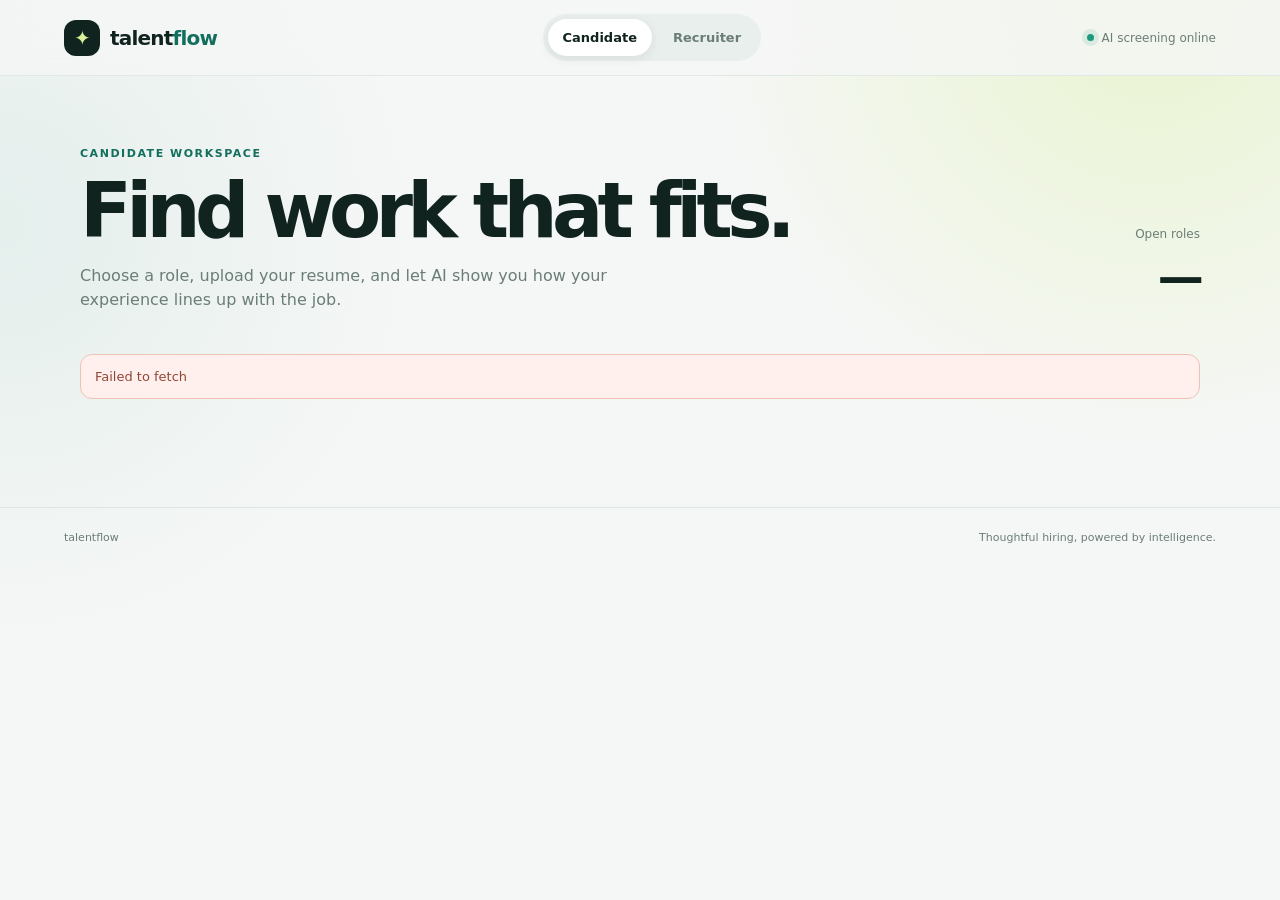
<file: frontend/index.html>
<!doctype html>
<html lang="en">
<head>
  <meta charset="UTF-8">
  <meta name="viewport" content="width=device-width, initial-scale=1">
  <title>TalentFlow — Candidate</title>
  <link rel="stylesheet" href="style.css">
</head>
<body>
<div class="app">

  <header class="nav">
    <a class="logo" href="index.html">
      <span class="logo-mark">✦</span>
      <span>talent<em>flow</em></span>
    </a>
    <nav class="nav-links">
      <a class="active" href="index.html">Candidate</a>
      <a href="recruiter.html">Recruiter</a>
    </nav>
    <div class="status"><span class="dot"></span>AI screening online</div>
  </header>

  <main class="container">

    <!-- JOBS -->
    <section id="jobs-view">
      <section class="hero">
        <div>
          <p class="eyebrow">Candidate workspace</p>
          <h1>Find work that fits.</h1>
          <p>Choose a role, upload your resume, and let AI show you how your experience lines up with the job.</p>
        </div>
        <div class="stat">
          <span>Open roles</span>
          <strong id="job-count">—</strong>
        </div>
      </section>

      <div id="jobs" class="grid">
        <div class="loading" style="grid-column:1/-1">
          <div><div class="spinner"></div><p>Loading open roles...</p></div>
        </div>
      </div>
    </section>

    <!-- APPLICATION -->
    <section id="application-view" class="hidden">
      <a class="back" href="#" id="back-to-jobs">← Back to roles</a>

      <section class="hero">
        <div>
          <p class="eyebrow">Application</p>
          <h1>Put your best work forward.</h1>
          <p>Applying for <strong id="selected-job-title">your selected role</strong></p>
        </div>
      </section>

      <div id="candidate-error" class="error hidden"></div>

      <div class="layout">
        <form id="resume-form" class="panel">
          <h2>Your details</h2>

          <div class="field">
            <label for="candidate-name">Full name</label>
            <input id="candidate-name" type="text" placeholder="e.g. Alex Morgan" required>
          </div>

          <h2>Resume</h2>

          <label class="drop" for="resume-file">
            <input id="resume-file" type="file" accept="application/pdf,.pdf" required>
            <span style="font-size:30px">↑</span>
            <strong>Drop your PDF here or click to browse</strong>
            <span>PDF only</span>
          </label>

          <button id="upload-btn" class="btn btn-primary" type="submit">Upload resume →</button>
        </form>

        <aside class="panel dark note">
          <span style="font-size:22px">✦</span>
          <h3>What happens next?</h3>
          <p>Your resume is compared with the selected job description. The AI looks at skills, experience, strengths, and gaps.</p>
          <div class="steps">
            <span>✓ Skills match</span>
            <span>✓ Experience review</span>
            <span>✓ Clear feedback</span>
          </div>
        </aside>
      </div>

      <section id="uploaded-panel" class="panel hidden reveal" style="margin-top:18px">
        <h2>Resume ready</h2>
        <div class="uploaded">
          <span style="font-size:22px">✓</span>
          <div>
            <strong id="uploaded-name"></strong>
            <small id="uploaded-meta"></small>
          </div>
        </div>
        <button id="analyze-btn" class="btn btn-primary">Analyze resume ✦</button>
      </section>

      <section id="analysis-stage" class="analysis hidden">
        <div class="orb">✦</div>
        <p class="eyebrow">AI evaluation in progress</p>
        <h1>Reading between<br>the lines.</h1>
        <p>Comparing your resume with the role requirements.</p>
        <div class="analysis-steps">
          <span>✓ Parsing resume</span>
          <span class="active">◌ Comparing skills</span>
          <span>Reviewing experience</span>
          <span>Generating evaluation</span>
        </div>
      </section>

      <section id="result-stage" class="hidden">
        <div class="result-head">
          <div>
            <p class="eyebrow">Your screening result</p>
            <h1>A clear look at your fit.</h1>
            <p id="result-job" style="color:var(--muted)"></p>
          </div>
          <div id="recommendation" class="pill"></div>
        </div>

        <div class="result-grid">
          <section class="panel score">
            <small>Overall match</small>
            <div id="ring" class="ring">
              <div class="ring-inner">
                <strong id="score">0</strong><span>/100</span>
              </div>
            </div>
            <h2 id="recommendation-copy"></h2>
            <p style="color:var(--muted)">Based on the skills and experience in your resume.</p>
          </section>

          <section class="panel summary">
            <h2>✦ AI summary</h2>
            <p id="summary"></p>
          </section>
        </div>

        <div id="details" class="detail-grid"></div>
      </section>
    </section>

  </main>

  <footer class="footer">
    <span>talentflow</span>
    <span>Thoughtful hiring, powered by intelligence.</span>
  </footer>

</div>
<script src="app.js"></script>
</body>
</html>
</file>
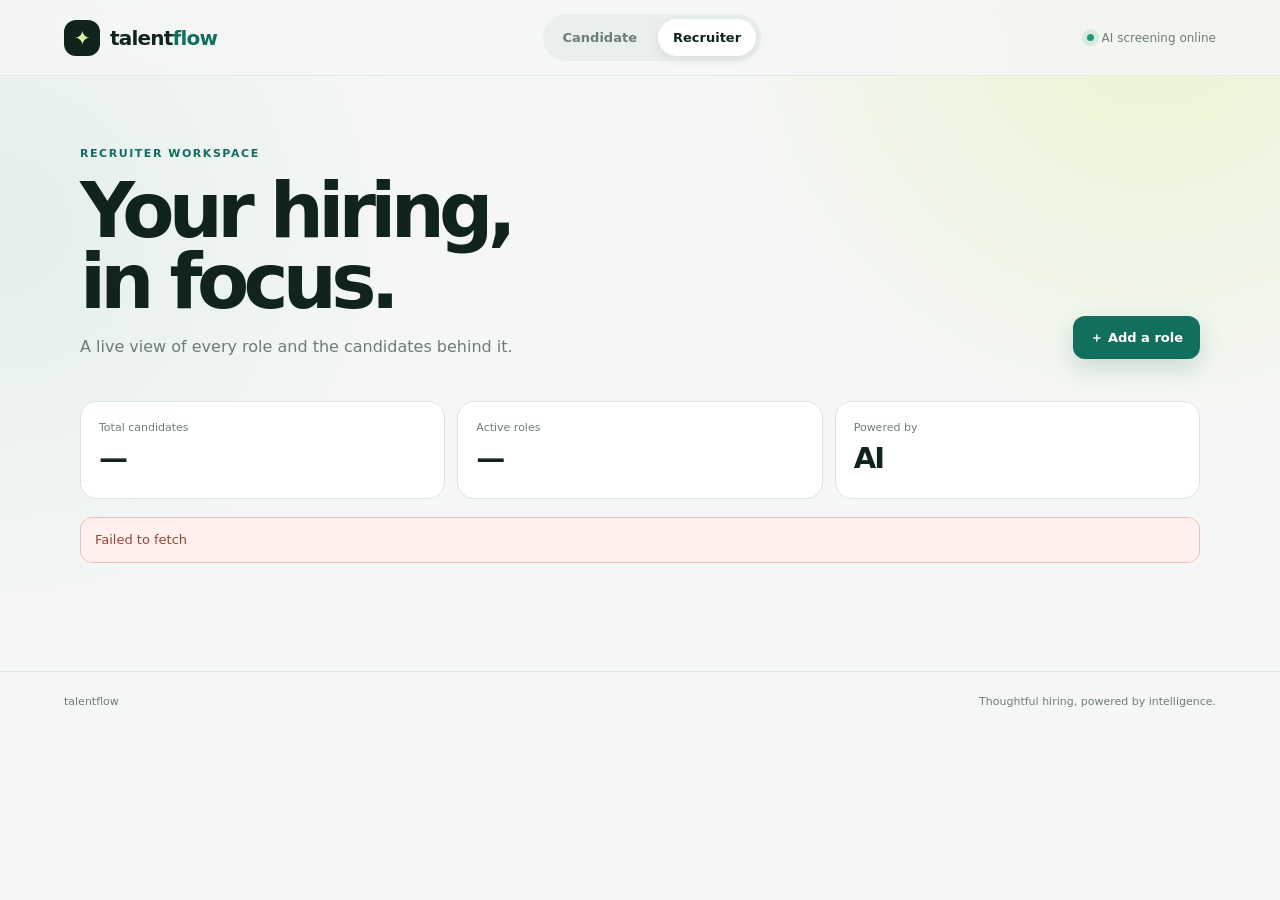
<file: frontend/recruiter.html>
<!doctype html>
<html lang="en">

<head>
  <meta charset="UTF-8">
  <meta
    name="viewport"
    content="width=device-width, initial-scale=1"
  >

  <title>TalentFlow — Recruiter</title>

  <link
    rel="stylesheet"
    href="style.css"
  >
</head>

<body>

<div class="app">

  <!-- =========================
       NAVIGATION
  ========================== -->

  <header class="nav">

    <a
      class="logo"
      href="index.html"
    >
      <span class="logo-mark">✦</span>

      <span>
        talent<em>flow</em>
      </span>
    </a>


    <nav class="nav-links">

      <a href="index.html">
        Candidate
      </a>

      <a
        class="active"
        href="recruiter.html"
      >
        Recruiter
      </a>

    </nav>


    <div class="status">

      <span class="dot"></span>

      AI screening online

    </div>

  </header>


  <!-- =========================
       MAIN
  ========================== -->

  <main class="container">


    <!-- =========================
         RECRUITER DASHBOARD
    ========================== -->

    <section id="recruiter-dashboard">

      <section class="hero">

        <div>

          <p class="eyebrow">
            Recruiter workspace
          </p>

          <h1>
            Your hiring,
            <br>
            in focus.
          </h1>

          <p>
            A live view of every role and the candidates behind it.
          </p>

        </div>


        <button
          id="show-create-btn"
          class="btn btn-primary"
          type="button"
        >
          ＋ Add a role
        </button>

      </section>


      <!-- =========================
           METRICS
      ========================== -->

      <div class="metrics">

        <div class="metric">

          <span>
            Total candidates
          </span>

          <strong id="candidate-count">
            —
          </strong>

        </div>


        <div class="metric">

          <span>
            Active roles
          </span>

          <strong id="role-count">
            —
          </strong>

        </div>


        <div class="metric">

          <span>
            Powered by
          </span>

          <strong>
            AI
          </strong>

        </div>

      </div>


      <!-- ERROR -->

      <div
        id="recruiter-error"
        class="error hidden"
      ></div>


      <!-- =========================
           CREATE JOB
      ========================== -->

      <section
        id="create-area"
        class="panel hidden"
        style="margin-bottom:18px"
      >

        <h2>
          Create a role
        </h2>


        <form id="create-job-form">


          <div class="field">

            <label for="job-title">
              Role title
            </label>

            <input
              id="job-title"
              type="text"
              placeholder="e.g. Senior ML Engineer"
              required
            >

          </div>


          <div class="field">

            <label
              class="drop"
              for="job-file"
            >

              <input
                id="job-file"
                type="file"
                accept="application/pdf,.pdf"
                required
              >

              <span style="font-size:30px">
                ↑
              </span>

              <strong>
                Upload job description PDF
              </strong>

              <span>
                PDF only
              </span>

            </label>

          </div>


          <button
            id="create-btn"
            class="btn btn-primary"
            type="submit"
          >
            Create role →
          </button>

        </form>

      </section>


      <!-- =========================
           JOB CARDS
      ========================== -->

      <div
        id="recruiter-content"
        class="grid"
      >

        <div
          class="loading"
          style="grid-column:1/-1"
        >

          <div>

            <div class="spinner"></div>

            <p>
              Loading recruiter workspace...
            </p>

          </div>

        </div>

      </div>

    </section>


    <!-- =========================
         SELECTED ROLE
    ========================== -->

    <section
      id="recruiter-role-view"
      class="hidden"
    >

      <a
        class="back"
        href="#"
        id="back-to-recruiter"
      >
        ← Back to roles
      </a>


      <section class="hero">

        <div>

          <p class="eyebrow">
            Candidate pipeline
          </p>

          <h1 id="role-title-view">
            Role
          </h1>

          <p>
            Resumes and screening results for this role.
          </p>

        </div>


        <div class="stat">

          <span>
            Candidates
          </span>

          <strong id="resume-count-view">
            0
          </strong>

        </div>

      </section>



      <!-- GMAIL RESUME SCREENING -->
<section class="panel gmail-panel" style="margin-bottom:18px">

  <div style="display:flex;justify-content:space-between;align-items:center;gap:20px;flex-wrap:wrap">

    <div>
      <p class="eyebrow">Gmail screening</p>

      <h2 style="margin-bottom:6px">
        Find candidates from Gmail
      </h2>

      <p style="margin:0;color:var(--muted);font-size:13px">
        ✦ Want to test the AI magic?
        Send your resume to <strong>rankrightai@gmail.com</strong>
        and see where you rank!
      </p>
    </div>

    <button
      id="fetch-gmail-btn"
      class="btn btn-primary"
      type="button"
    >
      Fetch from Gmail →
    </button>

  </div>

  <div
    id="gmail-status"
    class="gmail-status hidden"
    style="margin-top:18px"
  ></div>

  <div
    id="gmail-results"
    class="hidden"
    style="margin-top:18px"
  ></div>

</section>


      <!-- Candidate list -->

      <div id="candidate-list">

        <div class="loading">

          <div>

            <div class="spinner"></div>

            <p>
              Loading candidates...
            </p>

          </div>

        </div>

      </div>

    </section>

  </main>


  <!-- =========================
       FOOTER
  ========================== -->

  <footer class="footer">

    <span>
      talentflow
    </span>

    <span>
      Thoughtful hiring, powered by intelligence.
    </span>

  </footer>

</div>


<script src="app.js"></script>

</body>

</html>
</file>
<file: frontend/style.css>
:root{
  --bg:#f5f7f6; --surface:#fff; --surface-2:#eef3f1; --text:#10231f;
  --muted:#6b7d77; --line:#dce6e2; --primary:#126f5d; --primary-2:#1d8b75;
  --lime:#d9ef9b; --danger:#c65342; --shadow:0 18px 50px rgba(16,35,31,.08);
  --radius:22px;
}
*{box-sizing:border-box}
html{scroll-behavior:smooth}
body{margin:0;background:var(--bg);color:var(--text);font-family:Inter,ui-sans-serif,system-ui,-apple-system,BlinkMacSystemFont,"Segoe UI",sans-serif;line-height:1.5}
button,input{font:inherit}
button{cursor:pointer}
a{text-decoration:none;color:inherit}
.app{min-height:100vh;background:
 radial-gradient(circle at 90% 0%,rgba(217,239,155,.42),transparent 28rem),
 radial-gradient(circle at 0% 25%,rgba(29,139,117,.08),transparent 26rem)}
.nav{position:sticky;top:0;z-index:20;height:76px;padding:0 clamp(20px,5vw,80px);display:flex;align-items:center;justify-content:space-between;border-bottom:1px solid rgba(220,230,226,.8);background:rgba(245,247,246,.78);backdrop-filter:blur(18px)}
.logo{display:flex;align-items:center;gap:10px;font-weight:850;letter-spacing:-.04em;font-size:20px}
.logo-mark{width:36px;height:36px;border-radius:12px;background:var(--text);color:var(--lime);display:grid;place-items:center}
.logo em{font-style:normal;color:var(--primary)}
.nav-links{display:flex;gap:6px;padding:5px;background:#e9efec;border-radius:999px}
.nav-links a{padding:9px 15px;border-radius:999px;color:var(--muted);font-size:13px;font-weight:700}
.nav-links a.active,.nav-links a:hover{background:white;color:var(--text);box-shadow:0 3px 12px rgba(16,35,31,.08)}
.status{display:flex;align-items:center;gap:8px;color:var(--muted);font-size:12px}
.dot{width:7px;height:7px;border-radius:50%;background:#1d9a7d;box-shadow:0 0 0 5px rgba(29,154,125,.12)}
.container{width:min(1120px,calc(100% - 40px));margin:auto;padding:70px 0 90px}
.container.narrow{width:min(920px,calc(100% - 40px))}
.eyebrow{text-transform:uppercase;letter-spacing:.14em;color:var(--primary);font-size:11px;font-weight:850;margin:0 0 12px}
.hero{display:flex;justify-content:space-between;align-items:end;gap:30px;margin-bottom:42px}
.hero h1{font-size:clamp(40px,6vw,76px);line-height:.94;letter-spacing:-.075em;margin:0;max-width:760px}
.hero p:not(.eyebrow){color:var(--muted);max-width:580px;margin:18px 0 0;font-size:16px}
.stat{text-align:right}.stat span{display:block;color:var(--muted);font-size:12px}.stat strong{font-size:46px;letter-spacing:-.08em}
.grid{display:grid;grid-template-columns:repeat(3,1fr);gap:16px}
.card{position:relative;min-height:245px;border:1px solid var(--line);border-radius:var(--radius);background:rgba(255,255,255,.9);padding:24px;text-align:left;transition:.28s ease;animation:rise .55s both;box-shadow:0 3px 0 rgba(16,35,31,.01)}
.card:hover{transform:translateY(-8px);border-color:#a9cec4;box-shadow:var(--shadow)}
.card-icon{width:46px;height:46px;border-radius:14px;background:var(--lime);display:grid;place-items:center;color:var(--text)}
.card-body{margin-top:60px}
.card h2{margin:5px 0;font-size:22px;letter-spacing:-.045em}
.card p{margin:0;color:var(--muted);font-size:13px}
.arrow{position:absolute;right:24px;bottom:25px;color:var(--primary);font-size:22px;transition:.25s}
.card:hover .arrow{transform:translateX(6px)}
.btn{border:0;border-radius:12px;padding:12px 17px;display:inline-flex;align-items:center;justify-content:center;gap:8px;font-weight:800;font-size:13px;transition:.22s}
.btn-primary{background:var(--primary);color:white;box-shadow:0 9px 24px rgba(18,111,93,.2)}
.btn-primary:hover{transform:translateY(-2px);background:var(--primary-2);box-shadow:0 13px 28px rgba(18,111,93,.24)}
.btn-secondary{background:white;border:1px solid var(--line);color:var(--text)}
.btn-secondary:hover{transform:translateY(-2px);box-shadow:var(--shadow)}
.btn:disabled{opacity:.45;cursor:not-allowed;transform:none}
.back{border:0;background:none;color:var(--muted);padding:0;margin-bottom:34px;display:inline-flex;gap:7px;align-items:center;font-size:13px;font-weight:700}
.layout{display:grid;grid-template-columns:1.35fr .65fr;gap:16px}
.panel{background:rgba(255,255,255,.92);border:1px solid var(--line);border-radius:var(--radius);padding:25px;box-shadow:0 8px 35px rgba(16,35,31,.04);animation:rise .55s both}
.panel.dark{background:var(--text);color:white}
.panel h2{font-size:18px;letter-spacing:-.03em;margin:0 0 18px}
label{display:block;font-size:12px;font-weight:800;margin:0 0 8px}
input[type=text]{width:100%;padding:13px 14px;border:1px solid var(--line);border-radius:12px;background:#f8faf9;color:var(--text);outline:none}
input[type=text]:focus{border-color:#8cc7b8;box-shadow:0 0 0 4px rgba(29,139,117,.1)}
.field{margin-bottom:20px}
.drop{min-height:170px;border:1.5px dashed #9fcabd;border-radius:15px;display:flex;flex-direction:column;align-items:center;justify-content:center;text-align:center;color:var(--primary);background:#f5fbf8;cursor:pointer;transition:.22s}
.drop:hover{background:#eef8f4;transform:translateY(-2px)}
.drop input{display:none}
.drop strong{margin-top:12px;color:var(--text);font-size:14px;max-width:90%;overflow:hidden;text-overflow:ellipsis;white-space:nowrap}
.drop span{color:var(--muted);font-size:12px}
.uploaded{display:flex;align-items:center;gap:12px;padding:14px;background:#edf5f1;border-radius:13px;color:var(--primary);margin-bottom:20px}
.uploaded div{flex:1;min-width:0}.uploaded strong{display:block;overflow:hidden;text-overflow:ellipsis;white-space:nowrap;color:var(--text);font-size:13px}.uploaded small{color:var(--muted)}
.note{align-self:start}.note h3{margin-top:50px}.note p{color:#adc0b9;font-size:13px;line-height:1.7}.steps{display:grid;gap:9px;margin-top:25px;color:#d8e7e2;font-size:12px}.steps span{display:flex;gap:8px;align-items:center}
.error{display:flex;gap:9px;align-items:center;padding:12px 14px;border:1px solid #efc1b7;background:#fff0ed;color:#934637;border-radius:12px;font-size:13px;margin-bottom:18px}
.loading{min-height:280px;border:1px dashed var(--line);border-radius:var(--radius);display:grid;place-items:center;text-align:center;color:var(--muted)}
.spinner{width:42px;height:42px;border:3px solid #d9e7e2;border-top-color:var(--primary);border-radius:50%;animation:spin 1s linear infinite;margin:auto}
.analysis{text-align:center;max-width:620px;margin:auto}.analysis .orb{width:88px;height:88px;margin:0 auto 25px;border-radius:50%;display:grid;place-items:center;border:1px solid #a7d2c6;color:var(--primary);background:white;box-shadow:0 0 0 12px rgba(29,139,117,.05);animation:pulse 1.8s ease-in-out infinite}
.analysis h1{font-size:clamp(42px,6vw,70px);line-height:.95;letter-spacing:-.08em;margin:0}.analysis p{color:var(--muted)}
.analysis-steps{display:flex;justify-content:center;flex-wrap:wrap;gap:8px;margin-top:25px}.analysis-steps span{background:#e9efec;color:var(--muted);padding:8px 11px;border-radius:999px;font-size:11px}.analysis-steps .active{color:var(--primary);background:#e5f4ef}
.result-head{display:flex;justify-content:space-between;align-items:end;gap:20px;margin-bottom:25px}.result-head h1{font-size:clamp(38px,5vw,62px);line-height:.96;letter-spacing:-.07em;margin:0}.pill{padding:9px 13px;border-radius:999px;background:var(--lime);font-weight:850;font-size:12px;white-space:nowrap}
.result-grid{display:grid;grid-template-columns:.7fr 1.3fr;gap:16px}
.score{text-align:center}.score small{display:block;text-align:left;text-transform:uppercase;letter-spacing:.13em;color:var(--primary);font-weight:850;font-size:10px}
.ring{--angle:0deg;width:185px;height:185px;margin:22px auto;border-radius:50%;background:conic-gradient(var(--primary) var(--angle),#e7eeeb 0);display:grid;place-items:center;position:relative;animation:score .9s ease both}
.ring:before{content:"";position:absolute;inset:12px;background:white;border-radius:50%}.ring-inner{position:relative;z-index:1;display:flex;align-items:baseline}.ring strong{font-size:55px;letter-spacing:-.1em}.ring span{color:var(--muted);font-size:12px;margin-left:4px}
.summary p{font-size:18px;line-height:1.6;margin:0;color:#344b44}
.detail-grid{display:grid;grid-template-columns:repeat(2,1fr);gap:16px;margin-top:16px}
.list h2{display:flex;justify-content:space-between;font-size:17px}.count{background:#edf2f0;border-radius:999px;padding:4px 8px;font-size:10px;color:var(--muted)}
.items{display:flex;flex-wrap:wrap;gap:8px}.tag{padding:8px 10px;border-radius:999px;background:#edf5f1;color:#1a5f50;font-size:12px;font-weight:750}.tag.missing{background:#fff0ed;color:#9a4a3c}.bullet{display:flex;gap:8px;margin:9px 0;font-size:13px;color:#40564f}.bullet b{color:var(--primary)}
.metrics{display:grid;grid-template-columns:repeat(3,1fr);gap:12px;margin-bottom:18px}.metric{background:white;border:1px solid var(--line);border-radius:17px;padding:18px}.metric span{display:block;color:var(--muted);font-size:11px}.metric strong{font-size:29px;letter-spacing:-.06em}
.candidate-row{display:flex;align-items:center;gap:14px;padding:16px;border:1px solid var(--line);background:white;border-radius:15px;margin-bottom:10px;animation:rise .4s both}.avatar{width:42px;height:42px;border-radius:50%;display:grid;place-items:center;background:var(--lime);font-weight:900}.candidate-info{flex:1;min-width:0}.candidate-info strong{display:block}.candidate-info span{display:flex;gap:5px;align-items:center;color:var(--muted);font-size:12px;overflow:hidden;text-overflow:ellipsis;white-space:nowrap}.candidate-row time{color:var(--muted);font-size:11px}
.empty{text-align:center;padding:65px 20px;border:1px dashed var(--line);border-radius:var(--radius);color:var(--muted)}.empty h2{color:var(--text);margin:12px 0 4px}.empty p{margin:0 0 18px}
.footer{border-top:1px solid var(--line);padding:22px clamp(20px,5vw,80px);display:flex;justify-content:space-between;color:var(--muted);font-size:11px}
.hidden{display:none!important}
.reveal{animation:rise .55s both}
@keyframes rise{from{opacity:0;transform:translateY(18px)}to{opacity:1;transform:none}}
@keyframes spin{to{transform:rotate(360deg)}}
@keyframes pulse{0%,100%{transform:scale(1);box-shadow:0 0 0 10px rgba(29,139,117,.05)}50%{transform:scale(1.06);box-shadow:0 0 0 20px rgba(29,139,117,.02)}}
@keyframes score{from{transform:scale(.85);opacity:0}to{transform:scale(1);opacity:1}}
@media(max-width:850px){.grid{grid-template-columns:repeat(2,1fr)}.layout,.result-grid{grid-template-columns:1fr}.hero,.result-head{align-items:flex-start;flex-direction:column}.stat{text-align:left}.nav .status{display:none}}
@media(max-width:600px){.container{padding-top:45px}.grid,.detail-grid,.metrics{grid-template-columns:1fr}.nav{height:68px}.nav-links a{padding:8px 10px}.hero h1{font-size:48px}.footer{flex-direction:column;gap:8px}.candidate-row{align-items:flex-start}.candidate-row time{display:none}}


/* =========================================================
   SIMPLIFIED FRONTEND ADDITIONS
========================================================= */

.candidate-skills {
  display:flex;
  flex-wrap:wrap;
  gap:6px;
  margin-top:9px;
}

.candidate-skills .tag {
  padding:5px 9px;
  font-size:10px;
}

.candidate-score {
  min-width:120px;
  text-align:right;
}

.candidate-score strong {
  font-size:32px;
  letter-spacing:-.07em;
  color:var(--primary);
}

.candidate-score span {
  color:var(--muted);
  font-size:11px;
}

.candidate-score small {
  display:block;
  margin-top:3px;
  color:var(--muted);
  font-size:10px;
}

.candidate-row {
  transition:.22s ease;
}

.candidate-row:hover {
  transform:translateY(-2px);
  box-shadow:0 10px 28px rgba(16,35,31,.07);
  border-color:#a9cec4;
}

@media(max-width:600px) {
  .candidate-row {
    flex-wrap:wrap;
  }

  .candidate-score {
    width:100%;
    text-align:left;
    padding-left:56px;
  }
}

/* =========================================================
   RECRUITER — CLICKABLE CANDIDATE
========================================================= */

.candidate-row-clickable {

  width:100%;

  border:1px solid var(--line);

  text-align:left;

  font:inherit;

  color:inherit;

  position:relative;

  padding-right:50px;

  cursor:pointer;

}


.candidate-open {

  color:var(--primary);

  font-size:22px;

  transition:.22s ease;

}


.candidate-row-clickable:hover
.candidate-open {

  transform:
    translateX(6px);

}


/* =========================================================
   CANDIDATE DETAILS MODAL
========================================================= */

body.modal-open {

  overflow:hidden;

}


.candidate-modal {

  position:fixed;

  inset:0;

  z-index:1000;

  display:flex;

  align-items:center;

  justify-content:center;

  padding:24px;

  opacity:0;

  transition:
    opacity .22s ease;

}


.candidate-modal.show {

  opacity:1;

}


/* Background */

.candidate-modal-backdrop {

  position:absolute;

  inset:0;

  background:
    rgba(7,22,18,.58);

  backdrop-filter:
    blur(9px);

}


/* Modal box */

.candidate-modal-panel {

  position:relative;

  z-index:1;

  width:min(
    900px,
    100%
  );

  max-height:90vh;

  overflow-y:auto;

  background:
    var(--surface);

  border:
    1px solid
    rgba(255,255,255,.45);

  border-radius:
    28px;

  padding:30px;

  box-shadow:
    0 30px 90px
    rgba(0,0,0,.25);

  transform:
    translateY(20px)
    scale(.97);

  transition:
    transform .25s ease;

}


.candidate-modal.show
.candidate-modal-panel {

  transform:
    translateY(0)
    scale(1);

}


/* Close */

.modal-close {

  position:absolute;

  top:18px;
  right:18px;

  width:38px;
  height:38px;

  border:
    1px solid
    var(--line);

  border-radius:50%;

  background:white;

  color:var(--text);

  font-size:24px;

  line-height:1;

  cursor:pointer;

  transition:.2s;

}


.modal-close:hover {

  transform:
    rotate(8deg)
    scale(1.05);

  background:
    var(--surface-2);

}


/* Header */

.modal-header {

  display:grid;

  grid-template-columns:
    auto 1fr auto;

  gap:18px;

  align-items:center;

  padding-right:45px;

  padding-bottom:24px;

  border-bottom:
    1px solid
    var(--line);

}


.modal-avatar {

  width:64px;
  height:64px;

  border-radius:20px;

  display:grid;

  place-items:center;

  background:
    var(--lime);

  font-size:25px;

  font-weight:900;

}


.modal-header h2 {

  margin:0;

  font-size:30px;

  letter-spacing:-.055em;

}


.modal-file {

  margin:
    4px 0 0;

  color:
    var(--muted);

  font-size:12px;

}


.modal-role {

  margin:
    4px 0 0;

  color:
    var(--primary);

  font-size:12px;

  font-weight:750;

}


/* Score */

.modal-score {

  text-align:right;

}


.modal-score strong {

  font-size:46px;

  line-height:1;

  letter-spacing:-.08em;

  color:
    var(--primary);

}


.modal-score span {

  color:
    var(--muted);

  font-size:12px;

}


.modal-score small {

  display:block;

  margin-top:5px;

  color:
    var(--muted);

  font-size:11px;

  font-weight:750;

}


/* Recommendation */

.modal-recommendation {

  display:flex;

  justify-content:space-between;

  align-items:center;

  margin:
    20px 0 16px;

  padding:
    14px 16px;

  border-radius:15px;

  background:
    #edf5f1;

}


.modal-recommendation span {

  color:
    var(--muted);

  font-size:12px;

}


.modal-recommendation strong {

  padding:
    7px 11px;

  border-radius:999px;

  background:
    var(--lime);

  font-size:12px;

}


/* Sections */

.modal-section {

  border:
    1px solid
    var(--line);

  border-radius:17px;

  padding:18px;

}


.modal-summary {

  background:
    var(--surface-2);

  margin-bottom:14px;

}


.modal-section h3 {

  margin:
    0 0 13px;

  font-size:15px;

  letter-spacing:-.025em;

}


.modal-section-label {

  margin:
    0 0 8px;

  text-transform:
    uppercase;

  letter-spacing:
    .12em;

  font-size:10px;

  font-weight:850;

  color:
    var(--primary);

}


.modal-summary > p:last-child {

  margin:0;

  color:#344b44;

  font-size:14px;

  line-height:1.7;

}


/* Details */

.modal-detail-grid {

  display:grid;

  grid-template-columns:
    repeat(2,1fr);

  gap:14px;

}


/* Skill tags */

.modal-tags {

  display:flex;

  flex-wrap:wrap;

  gap:7px;

}


.modal-tag {

  padding:
    7px 10px;

  border-radius:
    999px;

  background:
    #edf5f1;

  color:
    #1a5f50;

  font-size:11px;

  font-weight:750;

}


.modal-tag.missing {

  background:
    #fff0ed;

  color:
    #9a4a3c;

}


/* Lists */

.modal-bullets {

  display:grid;

  gap:9px;

}


.modal-bullets > div {

  display:flex;

  gap:9px;

  align-items:flex-start;

}


.modal-bullets > div > span {

  color:
    var(--primary);

  font-weight:900;

}


.modal-bullets p {

  margin:0;

  color:
    #40564f;

  font-size:12px;

  line-height:1.55;

}


/* Not screened */

.modal-not-screened {

  margin-top:24px;

  padding:25px;

  border-radius:17px;

  background:
    var(--surface-2);

}


.modal-not-screened h3 {

  margin:
    0 0 7px;

}


.modal-not-screened p {

  margin:0;

  color:
    var(--muted);

  font-size:13px;

}


/* Mobile */

@media(max-width:700px) {

  .candidate-modal {

    padding:10px;

  }


  .candidate-modal-panel {

    padding:
      22px 16px;

    max-height:94vh;

    border-radius:22px;

  }


  .modal-header {

    grid-template-columns:
      auto 1fr;

  }


  .modal-score {

    grid-column:
      1 / -1;

    text-align:left;

  }


  .modal-detail-grid {

    grid-template-columns:
      1fr;

  }


  .modal-recommendation {

    align-items:
      flex-start;

    flex-direction:
      column;

    gap:8px;

  }



}


/* =========================================================
   GMAIL RESUME SCREENING
========================================================= */

.gmail-status {
  padding:14px 16px;
  border-radius:14px;
  background:#edf5f1;
  color:var(--text);
  font-size:13px;
}

.gmail-results {
  display:grid;
  gap:10px;
}

.gmail-result-row {
  display:flex;
  align-items:center;
  gap:14px;
  padding:15px;
  border:1px solid var(--line);
  background:white;
  border-radius:15px;
}

.gmail-rank {
  width:34px;
  height:34px;
  border-radius:50%;
  display:grid;
  place-items:center;
  background:var(--lime);
  font-weight:900;
  flex-shrink:0;
}

.gmail-candidate-info {
  flex:1;
  min-width:0;
}

.gmail-candidate-info strong {
  display:block;
}

.gmail-candidate-info span {
  display:block;
  color:var(--muted);
  font-size:12px;
  margin-top:3px;
  overflow:hidden;
  text-overflow:ellipsis;
  white-space:nowrap;
}

.gmail-score {
  text-align:right;
  min-width:90px;
}

.gmail-score strong {
  display:block;
  font-size:28px;
  color:var(--primary);
  letter-spacing:-.06em;
}

.gmail-score span {
  color:var(--muted);
  font-size:10px;
}

@media(max-width:600px) {
  .gmail-result-row {
    align-items:flex-start;
  }

  .gmail-score {
    min-width:70px;
  }
}
</file>
